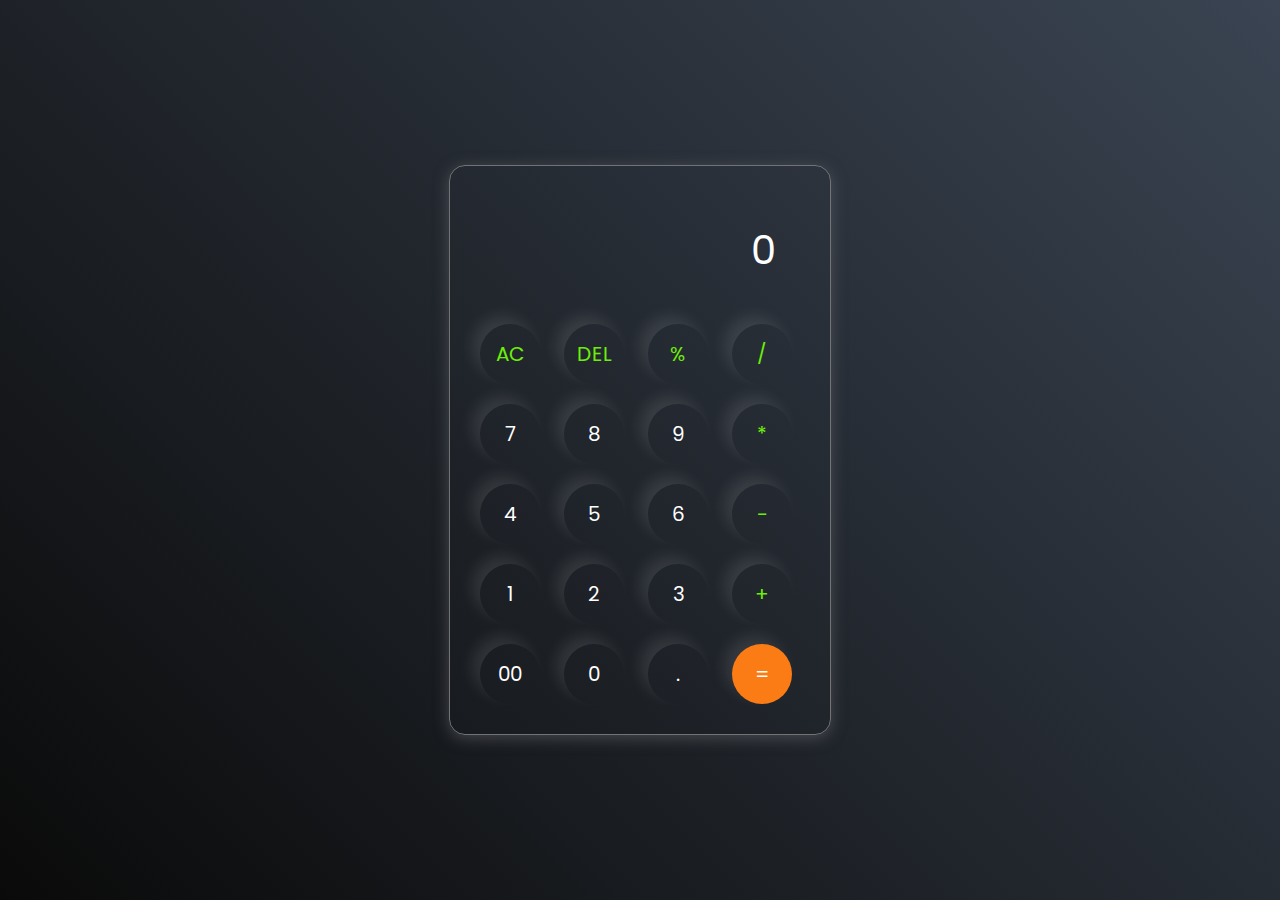
<file: calculator/index.html>
<!DOCTYPE html>
<html lang="en">
  <head>
    <meta charset="UTF-8" />
    <meta http-equiv="X-UA-Compatible" content="IE=edge" />
    <meta name="viewport" content="width=device-width, initial-scale=1.0" />
    <link rel="stylesheet" href="styles.css" />
    <title>Calculator</title>
  </head>
  <body>
    <div class="container">
      <div class="calculator">
        <input type="text" id="inputBox" placeholder="0" />
        <div>
          <button class="button operator">AC</button>
          <button class="button operator">DEL</button>
          <button class="button operator">%</button>
          <button class="button operator">/</button>
        </div>
        <div>
          <button class="button">7</button>
          <button class="button">8</button>
          <button class="button">9</button>
          <button class="button operator">*</button>
        </div>
        <div>
          <button class="button">4</button>
          <button class="button">5</button>
          <button class="button">6</button>
          <button class="button operator">-</button>
        </div>
        <div>
          <button class="button">1</button>
          <button class="button">2</button>
          <button class="button">3</button>
          <button class="button operator">+</button>
        </div>

        <div>
          <button class="button">00</button>
          <button class="button">0</button>
          <button class="button">.</button>
          <button class="button equalBtn">=</button>
        </div>
      </div>
    </div>

    <script src="script.js"></script>
  </body>
</html>
</file>
<file: calculator/styles.css>
@import url('https://fonts.googleapis.com/css2?family=Poppins:wght@500&display=swap');

*{
    margin: 0;
    padding: 0;
    box-sizing: border-box;
    font-family: 'Poppins', sans-serif;
}

body{
    width: 100%;
    height: 100vh;
    display: flex;
    justify-content: center;
    align-items: center;
    background: linear-gradient(45deg, #0a0a0a, #3a4452);
}

.calculator{
    border: 1px solid #717377;
    padding: 20px;
    border-radius: 16px;
    background: transparent;
    box-shadow: 0px 3px 15px rgba(113, 115, 119, 0.5);

}

input{
    width: 320px;
    border: none;
    padding: 24px;
    margin: 10px;
    background: transparent;
    box-shadow: 0px 3px 15px rgbs(84, 84, 84, 0.1);
    font-size: 40px;
    text-align: right;
    cursor: pointer;
    color: #ffffff;
}

input::placeholder{
    color: #ffffff;
}

button{
    border: none;
    width: 60px;
    height: 60px;
    margin: 10px;
    border-radius: 50%;
    background: transparent;
    color: #ffffff;
    font-size: 20px;
    box-shadow: -8px -8px 15px rgba(255, 255, 255, 0.1);
    cursor: pointer;
}

.equalBtn{
    background-color: #fb7c14;
}

.operator{
    color: #6dee0a;
}
</file>
